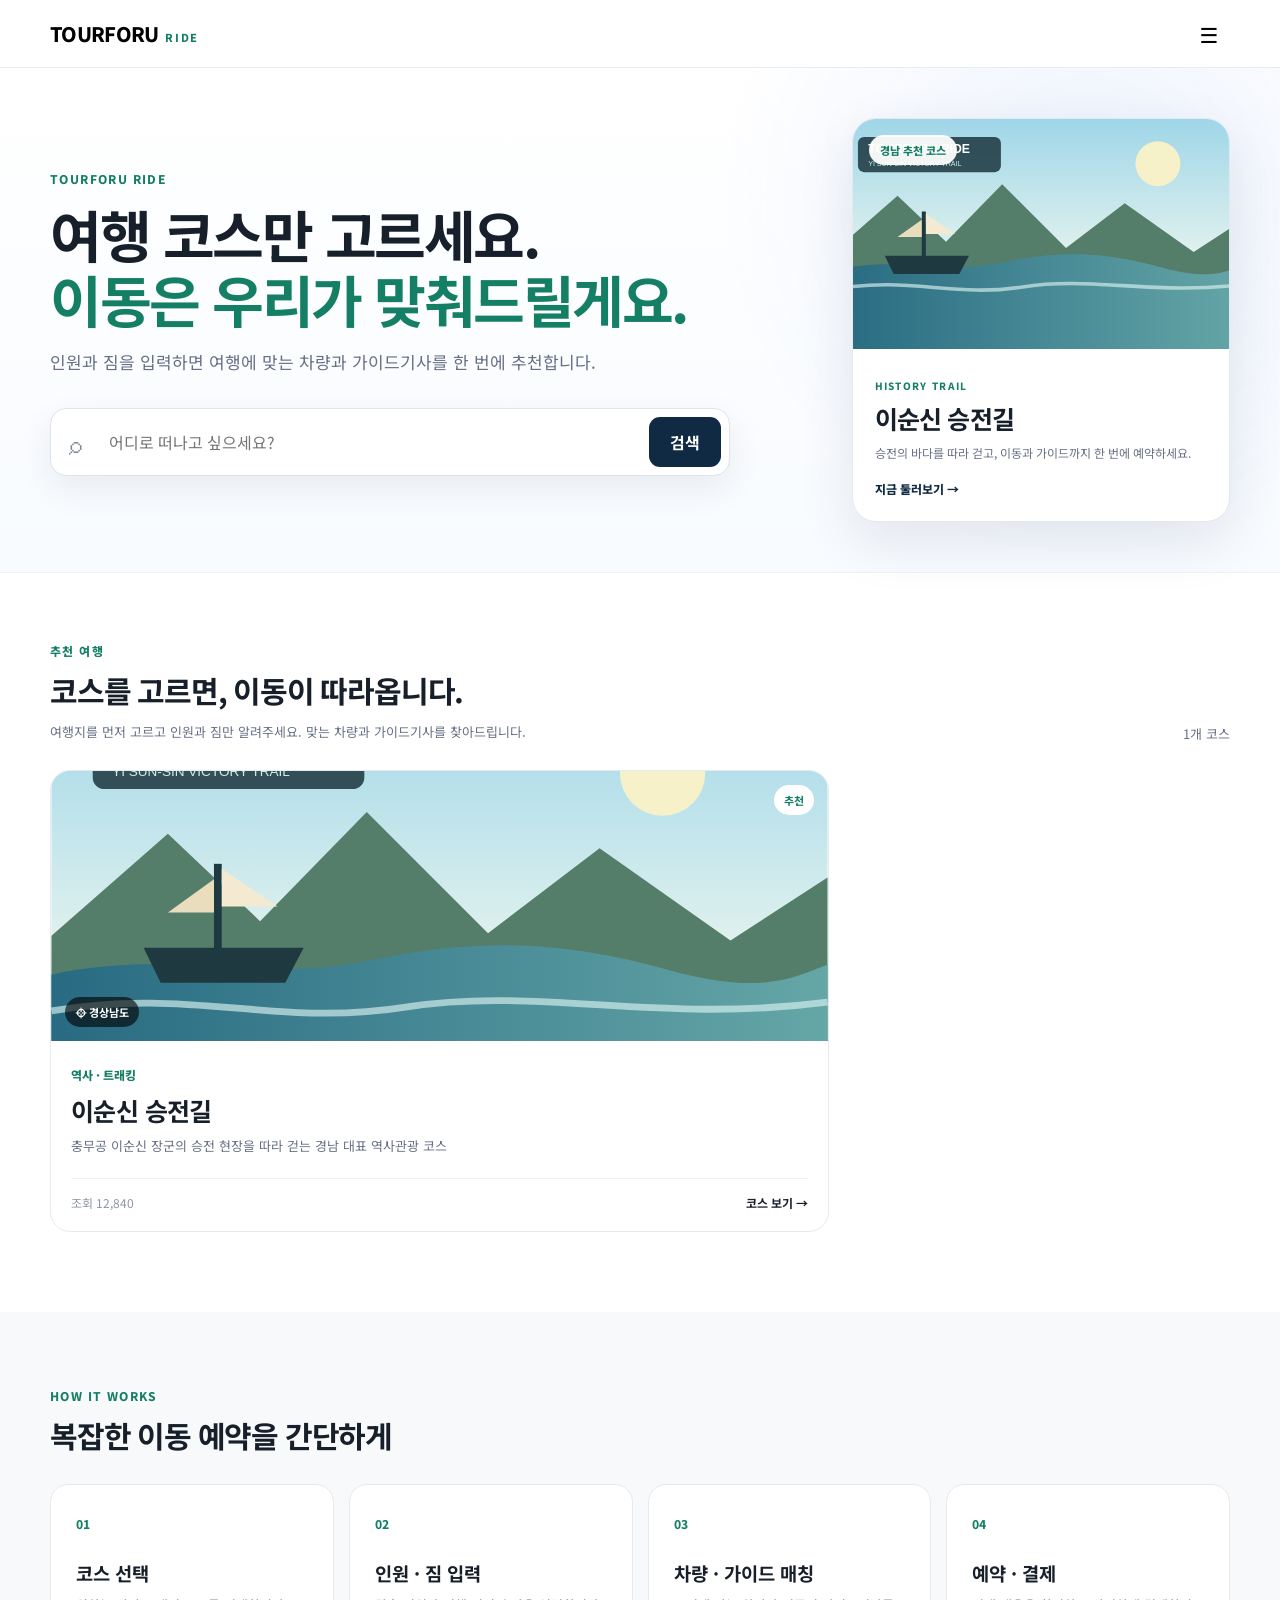
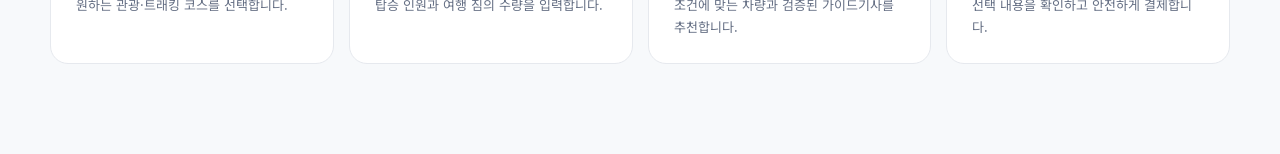
<file: index.html>
<!DOCTYPE html>
<html lang="ko">
<head>
  <meta charset="UTF-8">
  <meta name="viewport" content="width=device-width, initial-scale=1.0, viewport-fit=cover">
  <meta name="theme-color" content="#ffffff">
  <meta name="description" content="관광코스 기반 차량·가이드기사 매칭 서비스 TOURFORU Ride">
  <title>TOURFORU Ride</title>
  <link rel="stylesheet" href="css/style.css?v=26092905">
<script src="https://dapi.kakao.com/v2/maps/sdk.js?appkey=92ef0a27d48ac3aa707ca6fd810e5591&libraries=services"></script><script src="https://js.tosspayments.com/v2/standard"></script></head>
<body>

<header class="topbar">
  <div class="topbar-inner">
    <button class="icon-btn back-btn hidden" id="backBtn" aria-label="뒤로가기">←</button>

    <button class="brand" id="homeBtn" type="button">
      <span class="brand-main">TOURFORU</span>
      <span class="brand-sub">RIDE</span>
    </button>

    <button class="icon-btn" type="button" aria-label="메뉴">☰</button>
  </div>
</header>

<main id="app"></main>

<nav class="mobile-nav">
  <button class="active" onclick="goHome()">
    <span>⌂</span>
    <small>홈</small>
  </button>
  <button onclick="showComingSoon('예약내역')">
    <span>▣</span>
    <small>예약</small>
  </button>
  <button onclick="showComingSoon('찜')">
    <span>♡</span>
    <small>찜</small>
  </button>
  <button onclick="showComingSoon('마이페이지')">
    <span>○</span>
    <small>MY</small>
  </button>
</nav>

<div id="toast" class="toast"></div>

<script>window.TOURFORU_API_BASE="https://glorious-journey-69p6ww67rx65f55gv-8080.app.github.dev";</script><script src="js/data.js?v=26092907"></script>
<script src="js/store.js?v=26092908"></script>
<script src="js/matching.js?v=26092904"></script>
<script src="js/payment.js?v=26092905"></script>
<script src="js/app.js?v=26092909"></script>
</body>
</html>
</file>
<file: css/style.css>
@import url('https://fonts.googleapis.com/css2?family=Noto+Sans+KR:wght@400;500;600;700;800&display=swap');

:root {
  --ink: #17202a;
  --muted: #667085;
  --line: #e6e9ee;
  --soft: #f6f8fa;
  --navy: #102a43;
  --blue: #2563eb;
  --green: #157f65;
  --orange: #e87924;
  --max: 1180px;
}

* {
  box-sizing: border-box;
}

html {
  scroll-behavior: smooth;
}

body {
  margin: 0;
  background: #fff;
  color: var(--ink);
  font-family: "Noto Sans KR", system-ui, sans-serif;
  -webkit-font-smoothing: antialiased;
}

button,
input {
  font: inherit;
}

button {
  cursor: pointer;
}

img {
  display: block;
  max-width: 100%;
}

.hidden {
  display: none !important;
}

.page-shell {
  width: min(calc(100% - 40px), var(--max));
  margin: 0 auto;
}

.narrow {
  max-width: 780px;
}

.topbar {
  position: sticky;
  top: 0;
  z-index: 100;
  height: 68px;
  background: rgba(255,255,255,.94);
  border-bottom: 1px solid rgba(230,233,238,.9);
  backdrop-filter: blur(14px);
}

.topbar-inner {
  width: min(calc(100% - 40px), var(--max));
  height: 100%;
  margin: auto;
  display: flex;
  align-items: center;
  justify-content: space-between;
}

.brand {
  border: 0;
  background: transparent;
  display: flex;
  align-items: baseline;
  gap: 7px;
  padding: 0;
}

.brand-main {
  font-size: 20px;
  font-weight: 800;
  letter-spacing: -.7px;
}

.brand-sub {
  color: var(--green);
  font-size: 11px;
  font-weight: 800;
  letter-spacing: 1.6px;
}

.icon-btn {
  width: 42px;
  height: 42px;
  border: 0;
  border-radius: 50%;
  background: transparent;
  font-size: 21px;
}

.icon-btn:hover {
  background: var(--soft);
}

.hero {
  background:
    radial-gradient(circle at 85% 25%, rgba(37,99,235,.08), transparent 32%),
    linear-gradient(180deg,#fff,#f8fbff);
  border-bottom: 1px solid #eef1f4;
}

.hero-inner {
  min-height: 460px;
  display: grid;
  grid-template-columns: 1.45fr .75fr;
  align-items: center;
  gap: 70px;
  padding-top: 50px;
  padding-bottom: 50px;
}

.eyebrow,
.section-kicker {
  display: inline-block;
  color: var(--green);
  font-size: 12px;
  font-weight: 800;
  letter-spacing: 1.4px;
}

.eyebrow.light {
  color: #d8f7e9;
}

.hero h1 {
  margin: 12px 0 16px;
  font-size: clamp(36px,4.4vw,62px);
  line-height: 1.16;
  letter-spacing: -2.5px;
}

.hero h1 strong {
  color: var(--green);
}

.hero-copy > p {
  margin: 0;
  color: var(--muted);
  font-size: 17px;
  line-height: 1.8;
}

.search-box {
  max-width: 680px;
  margin-top: 30px;
  display: grid;
  grid-template-columns: 30px 1fr auto;
  align-items: center;
  gap: 8px;
  padding: 8px 8px 8px 18px;
  background: #fff;
  border: 1px solid #dfe4ea;
  border-radius: 16px;
  box-shadow: 0 12px 35px rgba(16,42,67,.08);
}

.search-box > span {
  font-size: 25px;
  color: #7b8794;
}

.search-box input {
  min-width: 0;
  border: 0;
  outline: 0;
  font-size: 16px;
}

.search-box button {
  border: 0;
  border-radius: 11px;
  background: var(--navy);
  color: #fff;
  padding: 13px 21px;
  font-weight: 700;
}

.hero-stat {
  display: grid;
  gap: 12px;
}

.hero-stat > div {
  padding: 20px;
  background: rgba(255,255,255,.82);
  border: 1px solid #e8edf2;
  border-radius: 17px;
}

.hero-stat strong,
.hero-stat span {
  display: block;
}

.hero-stat strong {
  margin-bottom: 5px;
  font-size: 16px;
}

.hero-stat span {
  color: var(--muted);
  font-size: 13px;
}

.section {
  padding-top: 64px;
  padding-bottom: 80px;
}

.section-head {
  margin-bottom: 27px;
  display: flex;
  align-items: end;
  justify-content: space-between;
  gap: 20px;
}

.section-head h1,
.section-head h2 {
  margin: 7px 0 0;
  letter-spacing: -1.2px;
}

.section-head h2 {
  font-size: 30px;
}

.section-count {
  color: var(--muted);
  font-size: 13px;
}

.course-grid {
  display: grid;
  grid-template-columns: repeat(3,1fr);
  gap: 22px;
}

.course-card {
  overflow: hidden;
  border: 1px solid var(--line);
  border-radius: 20px;
  background: #fff;
  transition: transform .2s, box-shadow .2s;
  cursor: pointer;
}

.course-card:hover {
  transform: translateY(-4px);
  box-shadow: 0 16px 40px rgba(16,42,67,.11);
}

.course-image {
  position: relative;
  height: 210px;
  overflow: hidden;
}

.course-image img {
  width: 100%;
  height: 100%;
  object-fit: cover;
  transition: transform .4s;
}

.course-card:hover img {
  transform: scale(1.035);
}

.location-badge,
.featured-badge,
.best-badge,
.ride-type {
  position: absolute;
  border-radius: 30px;
  font-size: 11px;
  font-weight: 700;
}

.location-badge {
  left: 14px;
  bottom: 14px;
  padding: 7px 10px;
  background: rgba(0,0,0,.62);
  color: #fff;
}

.featured-badge {
  right: 14px;
  top: 14px;
  padding: 7px 10px;
  background: #fff;
  color: var(--green);
}

.course-body {
  padding: 20px;
}

.category {
  color: var(--green);
  font-size: 12px;
  font-weight: 800;
}

.course-body h3 {
  margin: 7px 0;
  font-size: 21px;
  letter-spacing: -.6px;
}

.course-body p {
  min-height: 47px;
  margin: 0;
  color: var(--muted);
  font-size: 13px;
  line-height: 1.7;
}

.card-bottom {
  margin-top: 20px;
  padding-top: 15px;
  border-top: 1px solid #f0f1f3;
  display: flex;
  justify-content: space-between;
  color: #8b95a1;
  font-size: 12px;
}

.card-bottom strong {
  color: var(--ink);
}

.how-section {
  padding: 70px 0 90px;
  background: #f7f9fb;
}

.steps-grid {
  display: grid;
  grid-template-columns: repeat(4,1fr);
  gap: 15px;
}

.steps-grid article {
  padding: 25px;
  background: #fff;
  border: 1px solid var(--line);
  border-radius: 18px;
}

.steps-grid article > span {
  color: var(--green);
  font-size: 12px;
  font-weight: 800;
}

.steps-grid h3 {
  margin: 25px 0 8px;
}

.steps-grid p {
  margin: 0;
  color: var(--muted);
  font-size: 13px;
  line-height: 1.7;
}

.detail-hero {
  min-height: 390px;
  background-size: cover;
  background-position: center;
  color: #fff;
  display: flex;
  align-items: end;
}

.detail-hero .page-shell {
  padding-top: 80px;
  padding-bottom: 55px;
}

.detail-hero h1 {
  margin: 8px 0 10px;
  font-size: clamp(38px,5vw,60px);
  letter-spacing: -2px;
}

.detail-hero p {
  max-width: 620px;
  margin: 0;
  color: rgba(255,255,255,.82);
  line-height: 1.8;
}

.detail-meta {
  display: flex;
  gap: 20px;
  margin-top: 25px;
  font-size: 13px;
}

.accordion-card {
  margin-bottom: 16px;
  border: 1px solid var(--line);
  border-radius: 19px;
  overflow: hidden;
}

.accordion-title {
  width: 100%;
  padding: 24px;
  border: 0;
  background: #fff;
  text-align: left;
  display: flex;
  justify-content: space-between;
  gap: 20px;
}

.accordion-title h3 {
  margin: 6px 0;
  font-size: 21px;
}

.accordion-title p {
  margin: 0;
  color: var(--muted);
}

.accordion-arrow {
  font-size: 25px;
}

.route-list {
  padding: 0 18px 18px;
  background: #fafbfc;
}

.route-row {
  width: 100%;
  padding: 18px 8px;
  border: 0;
  border-bottom: 1px solid var(--line);
  background: transparent;
  display: flex;
  align-items: center;
  justify-content: space-between;
  text-align: left;
}

.route-row:last-child {
  border-bottom: 0;
}

.route-row strong,
.route-row span {
  display: block;
}

.route-row strong {
  margin-bottom: 5px;
}

.route-row div span {
  color: var(--muted);
  font-size: 12px;
}

.breadcrumb {
  margin-bottom: 30px;
  color: #98a2b3;
  font-size: 12px;
}

.route-title h1,
.form-title h1 {
  margin: 7px 0 12px;
  font-size: clamp(32px,5vw,46px);
  letter-spacing: -1.7px;
}

.route-title p,
.form-title p {
  color: var(--muted);
  line-height: 1.7;
}

.metric-grid {
  margin: 35px 0;
  display: grid;
  grid-template-columns: repeat(4,1fr);
  border: 1px solid var(--line);
  border-radius: 18px;
  overflow: hidden;
}

.metric-grid > div {
  padding: 22px;
  border-right: 1px solid var(--line);
}

.metric-grid > div:last-child {
  border-right: 0;
}

.metric-grid span,
.metric-grid strong {
  display: block;
}

.metric-grid span {
  color: var(--muted);
  font-size: 12px;
}

.metric-grid strong {
  margin-top: 7px;
  font-size: 25px;
}

.metric-grid small {
  margin-left: 3px;
  font-size: 12px;
}

.info-panel,
.confirm-card,
.input-panel,
.summary-card {
  padding: 25px;
  border: 1px solid var(--line);
  border-radius: 19px;
  background: #fff;
}

.info-head {
  display: flex;
  align-items: center;
  justify-content: space-between;
}

.info-head h2 {
  margin: 4px 0 0;
}

.difficulty {
  padding: 7px 10px;
  border-radius: 30px;
  background: #eef8f4;
  color: var(--green);
  font-size: 12px;
  font-weight: 700;
}

.timeline {
  margin-top: 25px;
}

.timeline-row {
  min-height: 52px;
  display: flex;
  align-items: center;
  gap: 15px;
}

.timeline-row span {
  width: 29px;
  height: 29px;
  border-radius: 50%;
  display: grid;
  place-items: center;
  background: var(--navy);
  color: #fff;
  font-size: 11px;
}

.primary-btn,
.toss-btn {
  width: 100%;
  margin-top: 22px;
  padding: 17px 20px;
  border: 0;
  border-radius: 14px;
  color: #fff;
  font-weight: 800;
  font-size: 15px;
}

.primary-btn {
  background: var(--navy);
}

.progress {
  max-width: 400px;
  margin-bottom: 40px;
  display: grid;
  grid-template-columns: repeat(4,1fr);
  gap: 7px;
}

.progress span {
  height: 4px;
  border-radius: 10px;
  background: #e7eaee;
}

.progress span.on {
  background: var(--green);
}

.narrow-progress {
  margin-left: 0;
}

.form-title {
  margin-bottom: 30px;
}

.confirm-card h2 {
  margin: 7px 0 22px;
}

.confirm-row,
.summary-line {
  padding: 13px 0;
  border-top: 1px solid #eff1f3;
  display: flex;
  justify-content: space-between;
  gap: 20px;
}

.confirm-row span,
.summary-line span {
  color: var(--muted);
  font-size: 13px;
}

.confirm-row.total strong {
  color: var(--blue);
}

.counter-row {
  min-height: 100px;
  display: flex;
  align-items: center;
  justify-content: space-between;
  gap: 20px;
  border-bottom: 1px solid var(--line);
}

.counter-row:last-child {
  border-bottom: 0;
}

.counter-row > div:first-child strong,
.counter-row > div:first-child span {
  display: block;
}

.counter-row > div:first-child span {
  margin-top: 5px;
  color: var(--muted);
  font-size: 12px;
}

.counter {
  display: flex;
  align-items: center;
  gap: 17px;
}

.counter button {
  width: 39px;
  height: 39px;
  border: 1px solid var(--line);
  border-radius: 50%;
  background: #fff;
  font-size: 18px;
}

.counter strong {
  min-width: 22px;
  text-align: center;
  font-size: 19px;
}

.tip-box {
  margin-top: 15px;
  padding: 18px;
  border-radius: 15px;
  background: #f1f7ff;
}

.tip-box strong {
  font-size: 13px;
}

.tip-box p {
  margin: 5px 0 0;
  color: var(--muted);
  font-size: 12px;
}

.match-heading {
  align-items: center;
}

.match-heading h1 {
  font-size: clamp(31px,4vw,44px);
}

.match-heading p {
  color: var(--muted);
}

.match-count {
  font-size: 42px;
  font-weight: 800;
}

.match-count small {
  display: block;
  color: var(--muted);
  font-size: 11px;
  font-weight: 500;
}

.match-grid {
  display: grid;
  grid-template-columns: repeat(2,1fr);
  gap: 22px;
}

.ride-card {
  overflow: hidden;
  border: 1px solid var(--line);
  border-radius: 21px;
  background: #fff;
}

.ride-image {
  position: relative;
  height: 245px;
  background: #eef1f4;
}

.ride-image img {
  width: 100%;
  height: 100%;
  object-fit: cover;
}

.best-badge {
  left: 14px;
  top: 14px;
  padding: 7px 10px;
  background: var(--green);
  color: #fff;
}

.ride-type {
  right: 14px;
  bottom: 14px;
  padding: 7px 10px;
  background: rgba(0,0,0,.68);
  color: #fff;
}

.ride-content {
  padding: 22px;
}

.ride-title {
  display: flex;
  align-items: start;
  justify-content: space-between;
  gap: 15px;
}

.ride-title span {
  color: var(--muted);
  font-size: 11px;
}

.ride-title h2 {
  margin: 4px 0;
  font-size: 21px;
}

.ride-title > strong {
  color: #e9a400;
  white-space: nowrap;
}

.capacity-row {
  margin: 16px 0;
  display: flex;
  flex-wrap: wrap;
  gap: 7px;
}

.capacity-row span {
  padding: 7px 9px;
  border-radius: 8px;
  background: var(--soft);
  color: #56606b;
  font-size: 11px;
}

.guide-box {
  padding: 14px;
  border-radius: 13px;
  background: #fafbfc;
  display: flex;
  align-items: center;
  gap: 11px;
}

.avatar {
  width: 40px;
  height: 40px;
  flex: 0 0 auto;
  border-radius: 50%;
  background: var(--navy);
  color: #fff;
  display: grid;
  place-items: center;
  font-weight: 800;
}

.guide-main {
  min-width: 0;
  flex: 1;
}

.guide-main strong,
.guide-main span {
  display: block;
}

.guide-main strong {
  font-size: 13px;
}

.guide-main span {
  margin-top: 3px;
  color: var(--muted);
  font-size: 10px;
}

.verified {
  color: var(--green);
  font-size: 11px;
  font-weight: 700;
}

details {
  margin-top: 13px;
  border-top: 1px solid var(--line);
  border-bottom: 1px solid var(--line);
}

summary {
  padding: 14px 0;
  cursor: pointer;
  font-size: 12px;
  font-weight: 700;
}

.history-grid {
  padding-bottom: 15px;
  display: grid;
  grid-template-columns: 1fr 1fr;
  gap: 15px;
}

.history-grid > div {
  padding: 13px;
  border-radius: 11px;
  background: var(--soft);
}

.history-grid h4 {
  margin: 0 0 8px;
  font-size: 12px;
}

.history-grid p {
  margin: 5px 0;
  color: var(--muted);
  font-size: 10px;
}

.price-row {
  margin-top: 18px;
  display: flex;
  align-items: center;
  justify-content: space-between;
  gap: 15px;
}

.price-row span,
.price-row strong {
  display: block;
}

.price-row span {
  color: var(--muted);
  font-size: 10px;
}

.price-row strong {
  margin-top: 2px;
  font-size: 22px;
}

.price-row button {
  border: 0;
  border-radius: 11px;
  background: var(--navy);
  color: #fff;
  padding: 12px 17px;
  font-weight: 700;
}

.checkout-layout {
  display: grid;
  grid-template-columns: minmax(0,1fr) 360px;
  gap: 45px;
  align-items: start;
}

.summary-card {
  margin-bottom: 15px;
}

.summary-card h3 {
  margin: 0 0 18px;
}

.selected-ride {
  display: flex;
  align-items: center;
  gap: 15px;
}

.selected-ride img {
  width: 110px;
  height: 75px;
  border-radius: 11px;
  object-fit: cover;
}

.selected-ride strong,
.selected-ride span {
  display: block;
}

.selected-ride span {
  margin-top: 6px;
  color: var(--muted);
  font-size: 12px;
}

.payment-summary {
  position: sticky;
  top: 92px;
  padding: 25px;
  border: 1px solid var(--line);
  border-radius: 20px;
  box-shadow: 0 12px 35px rgba(16,42,67,.08);
}

.payment-summary > span,
.payment-summary > strong {
  display: block;
}

.payment-summary > span {
  color: var(--muted);
  font-size: 12px;
}

.payment-summary > strong {
  margin-top: 6px;
  font-size: 30px;
}

.payment-note {
  margin-top: 22px;
  padding: 15px;
  border-radius: 12px;
  background: var(--soft);
}

.payment-note p {
  margin: 7px 0;
  color: #59636e;
  font-size: 11px;
}

.toss-btn {
  background: #3182f6;
}

.payment-summary > small {
  display: block;
  margin-top: 10px;
  color: #98a2b3;
  text-align: center;
  font-size: 10px;
}

.success-icon {
  width: 75px;
  height: 75px;
  margin: 20px auto;
  border-radius: 50%;
  background: #eaf8f2;
  color: var(--green);
  display: grid;
  place-items: center;
  font-size: 35px;
  font-weight: 800;
}

.success-title {
  text-align: center;
  margin-bottom: 30px;
}

.success-title h1 {
  margin: 8px 0;
}

.success-title p {
  color: var(--muted);
}

.safe-number {
  margin-top: 16px;
  padding: 25px;
  border: 1px dashed #aeb7c2;
  border-radius: 17px;
  text-align: center;
}

.safe-number span,
.safe-number strong,
.safe-number p {
  display: block;
}

.safe-number span {
  color: var(--muted);
  font-size: 11px;
}

.safe-number strong {
  margin-top: 7px;
  font-size: 25px;
}

.safe-number p {
  margin: 5px 0 0;
  color: var(--muted);
  font-size: 11px;
}

.empty {
  grid-column: 1/-1;
  padding: 70px 20px;
  border: 1px dashed #d5dae0;
  border-radius: 18px;
  color: var(--muted);
  text-align: center;
}

.toast {
  position: fixed;
  left: 50%;
  bottom: 35px;
  z-index: 300;
  max-width: calc(100% - 40px);
  padding: 13px 20px;
  border-radius: 30px;
  background: rgba(23,32,42,.94);
  color: #fff;
  font-size: 12px;
  opacity: 0;
  transform: translate(-50%,20px);
  pointer-events: none;
  transition: .25s;
}

.toast.show {
  opacity: 1;
  transform: translate(-50%,0);
}

.mobile-nav {
  display: none;
}

@media (max-width: 1000px) {
  .hero-inner {
    grid-template-columns: 1fr;
    gap: 30px;
  }

  .hero-stat {
    grid-template-columns: repeat(3,1fr);
  }

  .course-grid {
    grid-template-columns: repeat(2,1fr);
  }

  .steps-grid {
    grid-template-columns: repeat(2,1fr);
  }

  .checkout-layout {
    grid-template-columns: 1fr;
  }

  .payment-summary {
    position: static;
  }
}

@media (max-width: 767px) {
  body {
    padding-bottom: 70px;
  }

  .page-shell,
  .topbar-inner {
    width: min(calc(100% - 28px), var(--max));
  }

  .topbar {
    height: 58px;
  }

  .icon-btn {
    width: 38px;
    height: 38px;
  }

  .brand-main {
    font-size: 17px;
  }

  .hero-inner {
    min-height: auto;
    padding-top: 45px;
    padding-bottom: 45px;
  }

  .hero h1 {
    font-size: 37px;
    letter-spacing: -1.8px;
  }

  .hero-copy > p {
    font-size: 14px;
  }

  .search-box {
    grid-template-columns: 25px 1fr;
    margin-top: 25px;
    padding: 13px 15px;
  }

  .search-box button {
    display: none;
  }

  .hero-stat {
    grid-template-columns: 1fr;
    gap: 8px;
  }

  .hero-stat > div {
    padding: 15px;
  }

  .section {
    padding-top: 42px;
    padding-bottom: 55px;
  }

  .section-head {
    align-items: start;
  }

  .section-head h2 {
    font-size: 25px;
  }

  .course-grid,
  .match-grid {
    grid-template-columns: 1fr;
  }

  .course-image {
    height: 205px;
  }

  .steps-grid {
    grid-template-columns: 1fr 1fr;
    gap: 9px;
  }

  .steps-grid article {
    padding: 18px;
  }

  .steps-grid h3 {
    margin-top: 18px;
    font-size: 15px;
  }

  .steps-grid p {
    font-size: 11px;
  }

  .detail-hero {
    min-height: 330px;
  }

  .detail-hero h1 {
    font-size: 38px;
  }

  .metric-grid {
    grid-template-columns: 1fr 1fr;
  }

  .metric-grid > div {
    border-bottom: 1px solid var(--line);
  }

  .metric-grid > div:nth-child(2) {
    border-right: 0;
  }

  .metric-grid > div:nth-child(3),
  .metric-grid > div:nth-child(4) {
    border-bottom: 0;
  }

  .metric-grid strong {
    font-size: 22px;
  }

  .form-title h1 {
    font-size: 34px;
  }

  .match-heading {
    align-items: end;
  }

  .match-heading h1 {
    font-size: 31px;
  }

  .ride-image {
    height: 220px;
  }

  .history-grid {
    grid-template-columns: 1fr;
  }

  .selected-ride img {
    width: 90px;
    height: 65px;
  }

  .mobile-nav {
    position: fixed;
    left: 0;
    right: 0;
    bottom: 0;
    z-index: 150;
    height: 66px;
    padding-bottom: env(safe-area-inset-bottom);
    border-top: 1px solid var(--line);
    background: rgba(255,255,255,.97);
    display: grid;
    grid-template-columns: repeat(4,1fr);
  }

  .mobile-nav button {
    border: 0;
    background: transparent;
    color: #89939e;
  }

  .mobile-nav button span,
  .mobile-nav button small {
    display: block;
  }

  .mobile-nav button span {
    font-size: 18px;
  }

  .mobile-nav button small {
    margin-top: 2px;
    font-size: 9px;
  }

  .mobile-nav button.active {
    color: var(--green);
  }

  .toast {
    bottom: 85px;
  }
}

@media (max-width: 390px) {
  .hero h1 {
    font-size: 33px;
  }

  .steps-grid {
    grid-template-columns: 1fr;
  }

  .counter-row {
    gap: 10px;
  }

  .counter {
    gap: 9px;
  }

  .counter button {
    width: 36px;
    height: 36px;
  }
}


/* TOURFORU Ride home discovery upgrade */
.hero-feature{overflow:hidden;border:1px solid #e3e9ee;border-radius:24px;background:#fff;box-shadow:0 20px 55px rgba(16,42,67,.10)}
.hero-feature-image{position:relative;height:230px;overflow:hidden;background:#e9eef2}
.hero-feature-image img{width:100%;height:100%;object-fit:cover}
.hero-feature-badge{position:absolute;left:16px;top:16px;padding:7px 11px;border-radius:999px;background:rgba(255,255,255,.94);color:var(--green);font-size:11px;font-weight:800}
.hero-feature-body{padding:22px}
.hero-feature-body>span{color:var(--green);font-size:10px;font-weight:800;letter-spacing:1.3px}
.hero-feature-body h2{margin:5px 0 7px;font-size:25px;letter-spacing:-.8px}
.hero-feature-body p{margin:0;color:var(--muted);font-size:12px;line-height:1.7}
.hero-feature-body button{margin-top:17px;padding:0;border:0;background:transparent;color:var(--navy);font-weight:800;font-size:12px}
.section-desc{max-width:680px;margin:9px 0 0;color:var(--muted);font-size:13px;line-height:1.7}
.course-card:first-child{grid-column:span 2}
.course-card:first-child .course-image{height:270px}
.course-card:first-child .course-body h3{font-size:25px}
.course-card:first-child .course-body p{min-height:auto}
@media(max-width:1000px){
 .hero-feature{display:grid;grid-template-columns:1fr 1fr}
 .hero-feature-image{height:100%}
 .course-card:first-child{grid-column:span 2}
}
@media(max-width:767px){
 .hero-feature{display:block;border-radius:20px}
 .hero-feature-image{height:190px}
 .hero-feature-body{padding:18px}
 .hero-feature-body h2{font-size:22px}
 .course-card:first-child{grid-column:span 1}
 .course-card:first-child .course-image{height:225px}
 .course-card:first-child .course-body h3{font-size:22px}
 .section-desc{font-size:12px}
}

.customer-route-map{height:360px;border-radius:18px;overflow:hidden;margin:0 0 22px;background:#eef3f5}.map-empty{height:100%;display:grid;place-items:center;text-align:center;padding:24px;color:#718096;font-size:14px}@media(max-width:700px){.customer-route-map{height:260px;border-radius:14px}}
</file>
